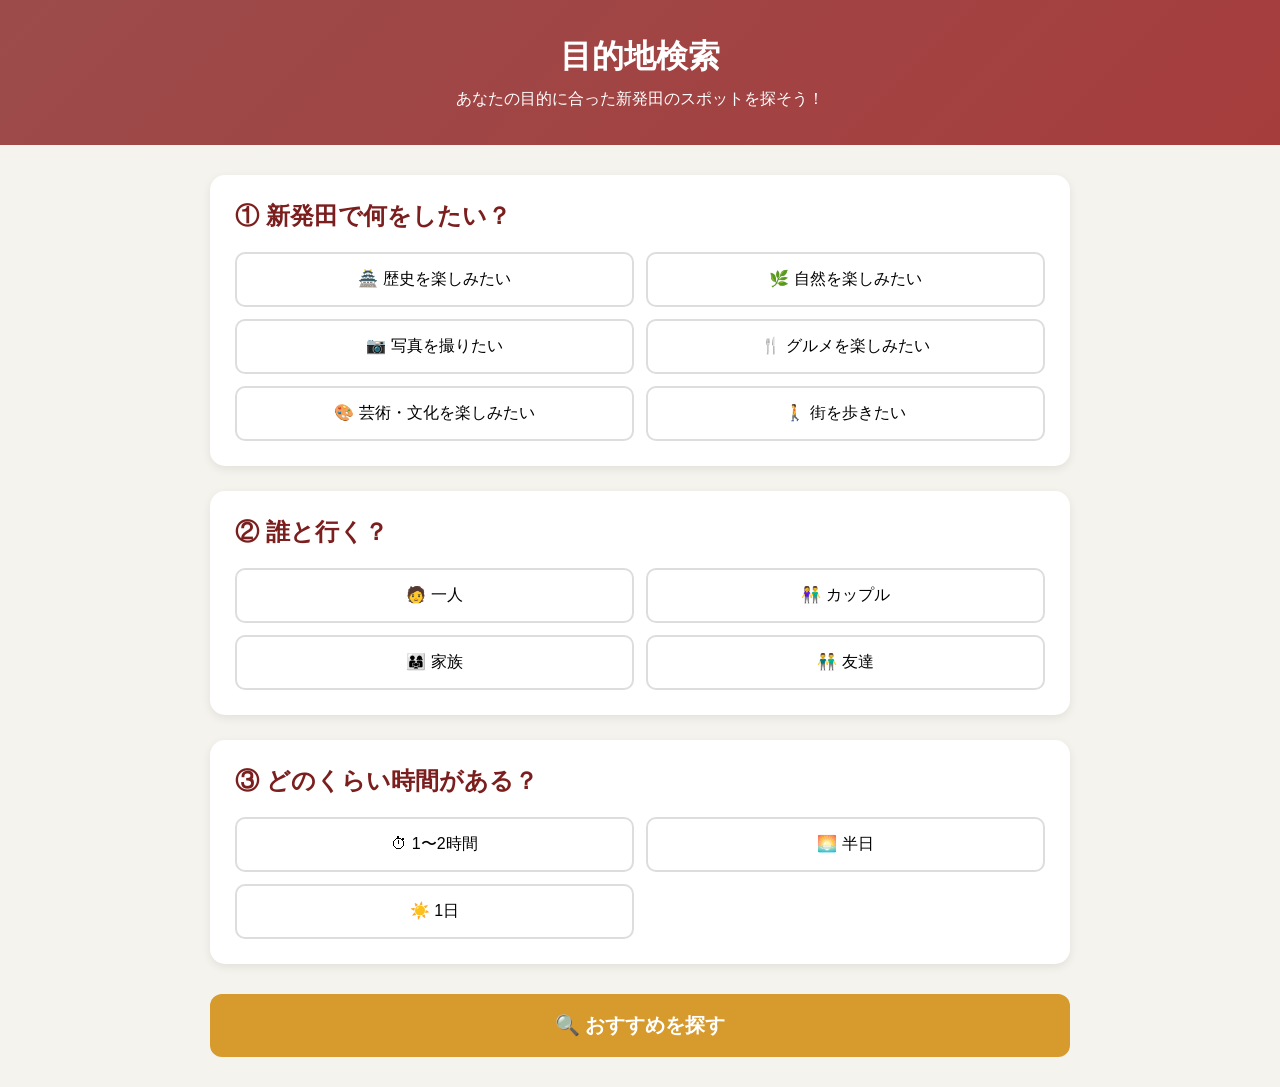
<file: index.html>
<!DOCTYPE html>
<html lang="ja">
<head>
    <meta charset="UTF-8">
    <meta name="viewport" content="width=device-width, initial-scale=1.0">

    <title>porpose-map</title>

    <link rel="stylesheet" href="style.css">
</head>
<body>
    <header>
        <h1>目的地検索</h1>
        <p>あなたの目的に合った新発田のスポットを探そう！</p>
    </header>
    <main>
        <section class="question">

    <h2>① 新発田で何をしたい？</h2>
    <div class="buttons purpose-buttons">
        <button data-purpose="歴史">🏯 歴史を楽しみたい</button>
        <button data-purpose="自然">🌿 自然を楽しみたい</button>
        <button data-purpose="写真">📷 写真を撮りたい</button>
        <button data-purpose="グルメ">🍴 グルメを楽しみたい</button>
        <button data-purpose="芸術">🎨 芸術・文化を楽しみたい</button>
        <button data-purpose="街歩き">🚶 街を歩きたい</button>
    </div>
</section>

        <section class="question">
            <h2>② 誰と行く？</h2>
            <div class="buttons people-buttons">
                <button data-people="一人">🧑 一人</button>
                <button data-people="カップル">👫 カップル</button>
                <button data-people="家族">👨‍👩‍👧 家族</button>
                <button data-people="友達">👬 友達</button>
            </div>
        </section>

        <section class="question">
            <h2>③ どのくらい時間がある？</h2>
            <div class="buttons time-buttons">
                <button data-time="短時間">⏱ 1〜2時間</button>
                <button data-time="半日">🌅 半日</button>
                <button data-time="1日">☀️ 1日</button>
            </div>
        </section>

        <button id="searchButton">
            🔍 おすすめを探す
        </button>

        <section id="result">
            <h2>⭐ あなたへのおすすめ</h2>

            <div id="resultList"></div>
        </section>
    </main>
    <script src="script.js"></script>

</body>
</html>
</file>
<file: style.css>
* {
    box-sizing: border-box;
}
body {
    margin: 0;
    font-family: "Yu Gothic", "Meiryo", sans-serif;
    background-color: #f5f3ed;
    color: #333;
}
header {
    background: linear-gradient(135deg, #9c4b4b, #a63d3d);
    color: white;
    text-align: center;
    padding: 35px 20px;
}
header h1 {
    margin: 0 0 10px;
    font-size: 32px;
}
header p {
    margin: 0;
}
main {
    max-width: 900px;
    margin: 30px auto;
    padding: 0 20px;
}
.question {
    background-color: white;
    border-radius: 15px;
    padding: 25px;
    margin-bottom: 25px;
    box-shadow: 0 3px 10px rgba(0, 0, 0, 0.08);
}
.question h2 {
    margin-top: 0;
    color: #7b1e1e;
}
.buttons {
    display: grid;
    grid-template-columns: repeat(2, 1fr);
    gap: 12px;
}
.buttons button {
    background-color: #fff;
    border: 2px solid #ddd;
    border-radius: 10px;
    padding: 15px;
    font-size: 16px;
    cursor: pointer;
    transition: 0.2s;
}
.buttons button:hover { /*カーソルが乗った時の色*/
    background-color: #f8eaea;
    border-color: #a63d3d;
}
.buttons button.selected {  /*クリック時の色*/
    background-color: #a63d3d;
    color: white;
    border-color: #7b1e1e;
}
#searchButton {
    display: block;
    width: 100%;
    padding: 18px;
    margin: 30px 0;
    background-color: #d69a2d;
    color: white;
    border: none;
    border-radius: 12px;
    font-size: 20px;
    font-weight: bold;
    cursor: pointer;
}
#searchButton:hover {
    background-color: #bd8420;
}
#result {
    display: none;
}
#result h2 {
    color: #7b1e1e;
}
.spot-card {
    background-color: white;
    border-radius: 15px;
    padding: 20px;
    margin-bottom: 20px;
    box-shadow: 0 3px 10px rgba(0, 0, 0, 0.1);
}
.spot-card h3 {
    margin-top: 0;
    color: #7b1e1e;
    font-size: 22px;
}
.rank {
    color: #d69a2d;
    font-size: 22px;
    font-weight: bold;
}
.score {
    display: inline-block;
    background-color: #f8eaea;
    color: #7b1e1e;
    padding: 5px 10px;
    border-radius: 20px;
    margin-bottom: 10px;
}
.reason {
    background-color: #f5f3ed;
    padding: 12px;
    border-radius: 8px;
    margin-top: 10px;
}
.access {
    color: #555;
    margin-top: 10px;
}
/*地図ページへ遷移するボタン*/
.map-button{
    margin-top:15px;
    background:#3ba63f;
    color:white;
    border:none;
    border-radius:25px;
    padding:12px 18px;
    font-size:16px;
    font-weight:bold;
    cursor:pointer;
    transition:0.2s;
}
.map-button:hover{
    background:#2e8f32;
}
.map-button:active{
    transform:scale(0.96);
}
@media (max-width: 600px) {
    header h1 {
        font-size: 26px;
    }
    .buttons {
        grid-template-columns: 1fr;
    }
    .question {
        padding: 20px 15px;
    }
}
</file>
